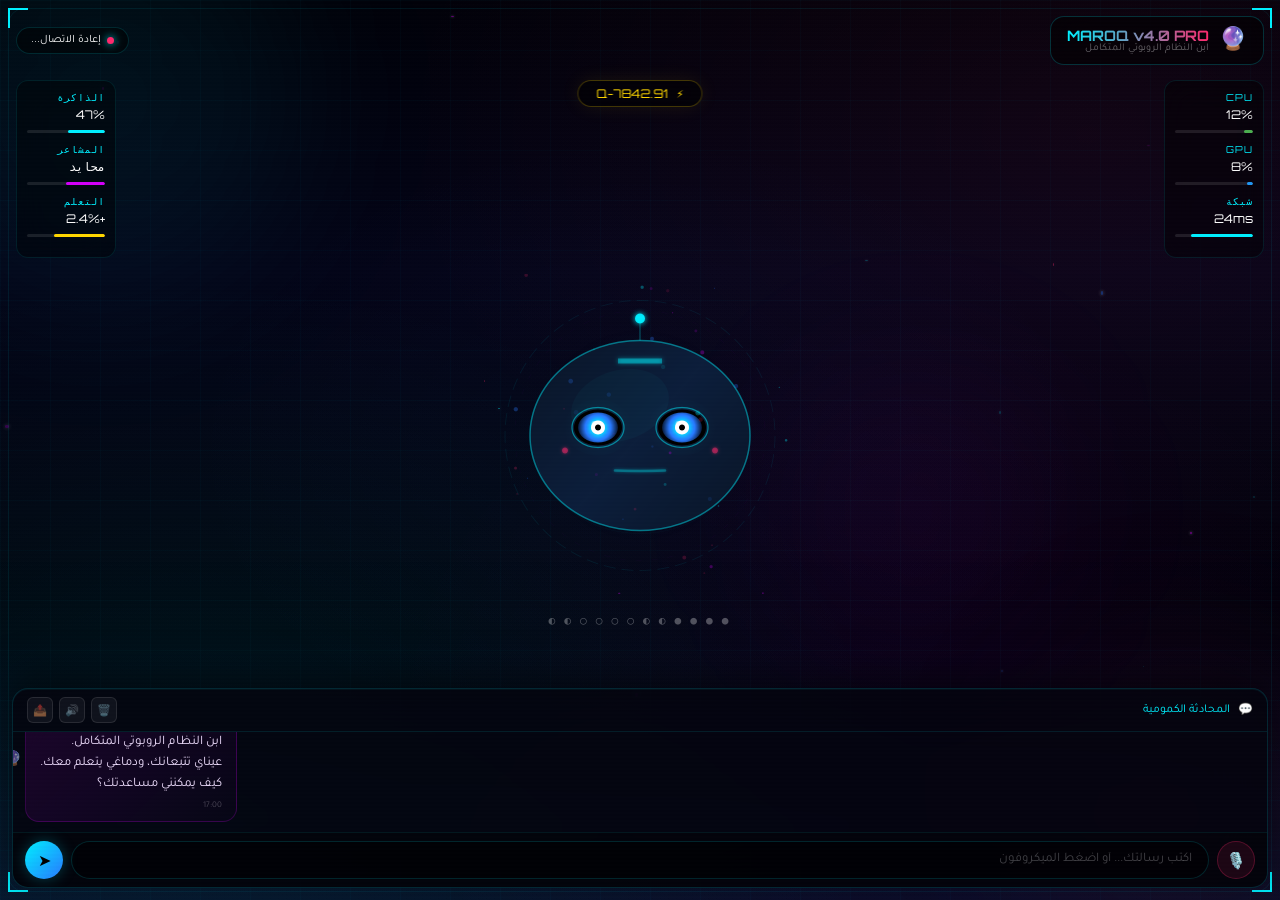
<file: index_3d_pro.html>
<!DOCTYPE html>
<html lang="ar" dir="rtl">
<head>
<meta charset="UTF-8">
<meta name="viewport" content="width=device-width, initial-scale=1.0, maximum-scale=1.0, user-scalable=no">
<meta name="theme-color" content="#02020a">
<meta name="apple-mobile-web-app-capable" content="yes">
<meta name="apple-mobile-web-app-status-bar-style" content="black-translucent">
<title>مروق الكمومي v4.0 PRO — ابن النظام الروبوتي</title>
<style>
@import url('https://fonts.googleapis.com/css2?family=Tajawal:wght@300;400;500;700;900&family=Orbitron:wght@400;700;900&display=swap');

:root {
  --neon-cyan: #00f0ff;
  --neon-pink: #ff2a6d;
  --neon-purple: #d300f9;
  --neon-blue: #2979ff;
  --neon-gold: #ffd700;
  --dark-void: #02020a;
  --dark-surface: #0a0a1a;
  --glass: rgba(255,255,255,0.03);
}

* { margin:0; padding:0; box-sizing:border-box; }
body {
  font-family: 'Tajawal', sans-serif;
  background: var(--dark-void);
  color: #fff;
  overflow: hidden;
  height: 100vh;
  width: 100vw;
  position: relative;
}

/* ===== DEEP SPACE BACKGROUND ===== */
.space-bg {
  position: fixed; inset: 0; z-index: 0;
  background:
    radial-gradient(ellipse at 15% 85%, rgba(0,240,255,0.08) 0%, transparent 45%),
    radial-gradient(ellipse at 85% 15%, rgba(255,42,109,0.06) 0%, transparent 45%),
    radial-gradient(ellipse at 50% 50%, rgba(41,121,255,0.04) 0%, transparent 50%),
    radial-gradient(ellipse at 70% 80%, rgba(211,0,249,0.05) 0%, transparent 40%),
    linear-gradient(180deg, #02020a 0%, #050518 30%, #02020a 70%, #080820 100%);
}

/* Animated nebula clouds */
.nebula {
  position: fixed; border-radius: 50%; filter: blur(80px); z-index: 1; pointer-events: none;
}
.nebula-1 { width: 400px; height: 400px; background: rgba(0,240,255,0.06); top: -100px; left: -100px; animation: nebFloat 20s ease-in-out infinite; }
.nebula-2 { width: 350px; height: 350px; background: rgba(255,42,109,0.05); bottom: -80px; right: -80px; animation: nebFloat 25s ease-in-out infinite reverse; }
.nebula-3 { width: 300px; height: 300px; background: rgba(211,0,249,0.04); top: 40%; left: 60%; animation: nebFloat 18s ease-in-out infinite; }
@keyframes nebFloat {
  0%,100% { transform: translate(0,0) scale(1); }
  33% { transform: translate(30px,-20px) scale(1.1); }
  66% { transform: translate(-20px,30px) scale(0.95); }
}

/* ===== HOLOGRAPHIC GRID ===== */
.holo-grid {
  position: fixed; inset: 0; z-index: 2; pointer-events: none;
  background-image:
    linear-gradient(rgba(0,240,255,0.025) 1px, transparent 1px),
    linear-gradient(90deg, rgba(0,240,255,0.025) 1px, transparent 1px);
  background-size: 50px 50px;
  perspective: 800px;
  transform-style: preserve-3d;
}
.holo-grid::after {
  content: ''; position: absolute; inset: 0;
  background: linear-gradient(180deg, transparent 60%, rgba(0,240,255,0.03) 100%);
}

/* ===== PARTICLE SYSTEM ===== */
.particle-field { position: fixed; inset: 0; z-index: 3; pointer-events: none; }

/* ===== HUD OVERLAY ===== */
.hud-overlay {
  position: fixed; inset: 0; z-index: 5; pointer-events: none;
  border: 1px solid rgba(0,240,255,0.08);
  margin: 8px;
  border-radius: 16px;
}
.hud-corner {
  position: absolute; width: 20px; height: 20px;
  border-color: var(--neon-cyan); border-style: solid;
}
.hud-corner.tl { top: -1px; left: -1px; border-width: 2px 0 0 2px; }
.hud-corner.tr { top: -1px; right: -1px; border-width: 2px 2px 0 0; }
.hud-corner.bl { bottom: -1px; left: -1px; border-width: 0 0 2px 2px; }
.hud-corner.br { bottom: -1px; right: -1px; border-width: 0 2px 2px 0; }

/* ===== TOP BAR ===== */
.top-bar {
  position: fixed; top: 16px; left: 16px; right: 16px; z-index: 20;
  display: flex; justify-content: space-between; align-items: center;
  pointer-events: auto;
}
.brand {
  display: flex; align-items: center; gap: 10px;
  background: rgba(0,0,0,0.5); backdrop-filter: blur(20px);
  border: 1px solid rgba(0,240,255,0.2); border-radius: 14px;
  padding: 8px 16px;
}
.brand-icon { font-size: 1.4rem; animation: iconPulse 3s ease-in-out infinite; }
@keyframes iconPulse { 0%,100%{transform:scale(1)} 50%{transform:scale(1.15)} }
.brand-text {
  font-family: 'Orbitron', sans-serif; font-size: 0.9rem; font-weight: 700;
  background: linear-gradient(90deg, var(--neon-cyan), var(--neon-pink), var(--neon-purple));
  background-size: 200% auto;
  -webkit-background-clip: text; -webkit-text-fill-color: transparent;
  animation: gradientShift 4s linear infinite;
}
@keyframes gradientShift { 0%{background-position:0%} 100%{background-position:200%} }
.brand-sub { font-size: 0.65rem; color: rgba(255,255,255,0.4); margin-top: -2px; }

.status-pill {
  display: flex; align-items: center; gap: 6px;
  background: rgba(0,0,0,0.5); backdrop-filter: blur(20px);
  border: 1px solid rgba(0,240,255,0.15); border-radius: 20px;
  padding: 6px 14px; font-size: 0.7rem;
}
.status-dot {
  width: 7px; height: 7px; border-radius: 50%; background: var(--neon-cyan);
  box-shadow: 0 0 8px var(--neon-cyan); animation: statusPulse 2s infinite;
}
@keyframes statusPulse { 0%,100%{opacity:1} 50%{opacity:0.2} }

/* ===== SIDE PANELS (HUD) ===== */
.side-panel {
  position: fixed; z-index: 15;
  background: rgba(0,0,0,0.4); backdrop-filter: blur(15px);
  border: 1px solid rgba(0,240,255,0.1); border-radius: 12px;
  padding: 10px; font-size: 0.65rem; color: rgba(255,255,255,0.5);
  font-family: 'Orbitron', monospace;
}
.side-panel.left { top: 80px; left: 16px; width: 100px; }
.side-panel.right { top: 80px; right: 16px; width: 100px; }
.hud-label { color: var(--neon-cyan); font-size: 0.6rem; margin-bottom: 4px; text-transform: uppercase; letter-spacing: 1px; }
.hud-value { color: #fff; font-size: 0.75rem; margin-bottom: 8px; }
.hud-bar { height: 3px; background: rgba(255,255,255,0.1); border-radius: 2px; overflow: hidden; margin-bottom: 10px; }
.hud-bar-fill { height: 100%; border-radius: 2px; transition: width 1s ease; }

/* ===== Q-POINTS COUNTER ===== */
.q-counter {
  position: fixed; top: 80px; left: 50%; transform: translateX(-50%); z-index: 15;
  background: rgba(0,0,0,0.5); backdrop-filter: blur(15px);
  border: 1px solid rgba(255,215,0,0.25); border-radius: 20px;
  padding: 5px 18px; display: flex; align-items: center; gap: 8px;
  font-family: 'Orbitron', monospace; font-size: 0.75rem; color: var(--neon-gold);
  box-shadow: 0 0 20px rgba(255,215,0,0.08);
}
.q-icon { animation: qSpin 4s linear infinite; }
@keyframes qSpin { 0%{transform:rotate(0deg)} 100%{transform:rotate(360deg)} }

/* ===== MAIN 3D CANVAS AREA ===== */
.canvas-container {
  position: fixed; top: 50%; left: 50%; transform: translate(-50%, -55%);
  width: 320px; height: 320px; z-index: 10;
}
#robotCanvas { width: 100%; height: 100%; }

/* ===== EMOTION DISPLAY ===== */
.emotion-display {
  position: fixed; top: 50%; left: 50%; transform: translate(-50%, -50%);
  margin-top: 170px; z-index: 12;
  text-align: center; pointer-events: none;
}
.emotion-wave {
  font-size: 0.7rem; color: rgba(255,255,255,0.3);
  font-family: 'Orbitron', monospace; letter-spacing: 3px;
}

/* ===== CHAT TERMINAL (Bottom) ===== */
.chat-terminal {
  position: fixed; bottom: 12px; left: 12px; right: 12px; z-index: 20;
  background: rgba(5,5,15,0.85); backdrop-filter: blur(30px);
  border: 1px solid rgba(0,240,255,0.15); border-radius: 16px;
  box-shadow: 0 -10px 40px rgba(0,0,0,0.5), inset 0 1px 0 rgba(0,240,255,0.05);
  display: flex; flex-direction: column;
  height: 200px; overflow: hidden;
}
.chat-header {
  display: flex; align-items: center; justify-content: space-between;
  padding: 8px 14px; border-bottom: 1px solid rgba(0,240,255,0.1);
}
.chat-title { display: flex; align-items: center; gap: 8px; font-size: 0.75rem; color: var(--neon-cyan); }
.chat-controls { display: flex; gap: 6px; }
.ctrl-btn {
  width: 26px; height: 26px; border-radius: 6px;
  background: rgba(255,255,255,0.05); border: 1px solid rgba(255,255,255,0.1);
  color: rgba(255,255,255,0.5); font-size: 0.7rem; cursor: pointer;
  display: flex; align-items: center; justify-content: center;
  transition: all 0.3s;
}
.ctrl-btn:hover { border-color: var(--neon-cyan); color: var(--neon-cyan); }

.chat-messages {
  flex: 1; overflow-y: auto; padding: 10px 12px;
  display: flex; flex-direction: column; gap: 8px;
  scroll-behavior: smooth;
}
.chat-messages::-webkit-scrollbar { width: 3px; }
.chat-messages::-webkit-scrollbar-thumb { background: var(--neon-cyan); border-radius: 3px; }

.msg {
  max-width: 88%; padding: 8px 14px; border-radius: 14px;
  font-size: 0.82rem; line-height: 1.6; word-wrap: break-word;
  animation: msgSlide 0.35s cubic-bezier(0.34, 1.56, 0.64, 1);
  position: relative;
}
@keyframes msgSlide {
  from { opacity: 0; transform: translateY(15px) scale(0.95); }
  to { opacity: 1; transform: translateY(0) scale(1); }
}
.msg-user {
  align-self: flex-start;
  background: linear-gradient(135deg, rgba(0,240,255,0.1), rgba(0,240,255,0.02));
  border: 1px solid rgba(0,240,255,0.2);
  color: #e0ffff;
}
.msg-user::before {
  content: '👤'; position: absolute; right: -22px; top: 50%; transform: translateY(-50%);
  font-size: 0.9rem; opacity: 0.6;
}
.msg-bot {
  align-self: flex-end;
  background: linear-gradient(135deg, rgba(211,0,249,0.12), rgba(211,0,249,0.02));
  border: 1px solid rgba(211,0,249,0.2);
  color: #f0e0ff;
}
.msg-bot::before {
  content: '🔮'; position: absolute; left: -22px; top: 50%; transform: translateY(-50%);
  font-size: 0.9rem; opacity: 0.6;
}
.msg-time {
  font-size: 0.55rem; color: rgba(255,255,255,0.25);
  margin-top: 4px; display: block;
}

.typing-indicator {
  align-self: flex-end; display: flex; gap: 4px; padding: 10px 14px;
  background: rgba(211,0,249,0.08); border: 1px solid rgba(211,0,249,0.15);
  border-radius: 14px;
}
.typing-indicator span {
  width: 5px; height: 5px; border-radius: 50%; background: var(--neon-purple);
  animation: typingBounce 1.2s infinite;
}
.typing-indicator span:nth-child(2) { animation-delay: 0.15s; }
.typing-indicator span:nth-child(3) { animation-delay: 0.3s; }
@keyframes typingBounce {
  0%,60%,100% { transform: translateY(0); }
  30% { transform: translateY(-10px); }
}

.chat-input-area {
  display: flex; gap: 8px; padding: 8px 12px;
  border-top: 1px solid rgba(0,240,255,0.08);
  background: rgba(0,0,0,0.3);
}
.chat-input {
  flex: 1; background: rgba(0,0,0,0.4);
  border: 1px solid rgba(0,240,255,0.15); border-radius: 22px;
  padding: 8px 16px; color: #fff; font-size: 0.82rem;
  outline: none; transition: all 0.3s; font-family: 'Tajawal', sans-serif;
}
.chat-input:focus {
  border-color: var(--neon-cyan);
  box-shadow: 0 0 15px rgba(0,240,255,0.1), inset 0 0 10px rgba(0,240,255,0.03);
}
.chat-input::placeholder { color: rgba(255,255,255,0.25); }

.mic-btn, .send-btn {
  width: 38px; height: 38px; border-radius: 50%; border: none;
  cursor: pointer; display: flex; align-items: center; justify-content: center;
  font-size: 1rem; transition: all 0.3s;
}
.mic-btn {
  background: rgba(255,42,109,0.1); border: 1px solid rgba(255,42,109,0.25);
  color: var(--neon-pink);
}
.mic-btn:hover { background: rgba(255,42,109,0.2); transform: scale(1.08); }
.mic-btn.recording { animation: recPulse 1s infinite; background: rgba(255,42,109,0.3); }
@keyframes recPulse { 0%,100%{box-shadow:0 0 0 0 rgba(255,42,109,0.4)} 50%{box-shadow:0 0 0 10px rgba(255,42,109,0)} }

.send-btn {
  background: linear-gradient(135deg, var(--neon-cyan), var(--neon-blue));
  box-shadow: 0 0 15px rgba(0,240,255,0.25);
}
.send-btn:hover { transform: scale(1.1); box-shadow: 0 0 25px rgba(0,240,255,0.4); }

/* ===== VOICE WAVE VISUALIZER ===== */
.voice-wave {
  position: fixed; bottom: 220px; left: 50%; transform: translateX(-50%);
  z-index: 18; display: none; align-items: center; gap: 3px;
}
.voice-wave.active { display: flex; }
.voice-wave-bar {
  width: 3px; background: linear-gradient(to top, var(--neon-pink), var(--neon-purple));
  border-radius: 2px; animation: waveBar 0.5s ease-in-out infinite alternate;
}
@keyframes waveBar { from { height: 8px; } to { height: 35px; } }

/* ===== RESPONSIVE ===== */
@media (max-width: 480px) {
  .canvas-container { width: 260px; height: 260px; }
  .side-panel { display: none; }
  .chat-terminal { height: 180px; }
  .brand-text { font-size: 0.75rem; }
}

/* ===== SCANLINE EFFECT ===== */
.scanline {
  position: fixed; inset: 0; z-index: 100; pointer-events: none;
  background: linear-gradient(to bottom, transparent 50%, rgba(0,0,0,0.03) 50%);
  background-size: 100% 4px;
  opacity: 0.3;
}
</style>
</head>
<body>

<div class="space-bg"></div>
<div class="nebula nebula-1"></div>
<div class="nebula nebula-2"></div>
<div class="nebula nebula-3"></div>
<div class="holo-grid"></div>
<div class="particle-field" id="particleField"></div>
<div class="scanline"></div>

<div class="hud-overlay">
  <div class="hud-corner tl"></div><div class="hud-corner tr"></div>
  <div class="hud-corner bl"></div><div class="hud-corner br"></div>
</div>

<!-- TOP BAR -->
<div class="top-bar">
  <div class="brand">
    <span class="brand-icon">🔮</span>
    <div>
      <div class="brand-text">MAROQ v4.0 PRO</div>
      <div class="brand-sub">ابن النظام الروبوتي المتكامل</div>
    </div>
  </div>
  <div class="status-pill">
    <div class="status-dot"></div>
    <span id="connectionStatus">متصل بالنظام الكمومي</span>
  </div>
</div>

<!-- SIDE PANELS -->
<div class="side-panel left">
  <div class="hud-label">الذاكرة</div>
  <div class="hud-value" id="memUsage">47%</div>
  <div class="hud-bar"><div class="hud-bar-fill" style="width:47%; background:var(--neon-cyan);"></div></div>
  <div class="hud-label">المشاعر</div>
  <div class="hud-value" id="emotionVal">محايد</div>
  <div class="hud-bar"><div class="hud-bar-fill" id="emotionBar" style="width:50%; background:var(--neon-purple);"></div></div>
  <div class="hud-label">التعلم</div>
  <div class="hud-value" id="learnRate">+2.4%</div>
  <div class="hud-bar"><div class="hud-bar-fill" style="width:65%; background:var(--neon-gold);"></div></div>
</div>

<div class="side-panel right">
  <div class="hud-label">CPU</div>
  <div class="hud-value" id="cpuVal">12%</div>
  <div class="hud-bar"><div class="hud-bar-fill" style="width:12%; background:#4caf50;"></div></div>
  <div class="hud-label">GPU</div>
  <div class="hud-value" id="gpuVal">8%</div>
  <div class="hud-bar"><div class="hud-bar-fill" style="width:8%; background:#2196f3;"></div></div>
  <div class="hud-label">شبكة</div>
  <div class="hud-value" id="netVal">24ms</div>
  <div class="hud-bar"><div class="hud-bar-fill" style="width:80%; background:var(--neon-cyan);"></div></div>
</div>

<!-- Q-POINTS -->
<div class="q-counter">
  <span class="q-icon">⚡</span>
  <span id="qValue">Q-7842.91</span>
</div>

<!-- 3D ROBOT CANVAS -->
<div class="canvas-container">
  <canvas id="robotCanvas"></canvas>
</div>

<!-- EMOTION WAVE -->
<div class="emotion-display">
  <div class="emotion-wave" id="emotionWave">● ● ● ● ● ● ● ● ● ●</div>
</div>

<!-- VOICE WAVE -->
<div class="voice-wave" id="voiceWave">
  <div class="voice-wave-bar" style="animation-delay:0s"></div>
  <div class="voice-wave-bar" style="animation-delay:0.1s"></div>
  <div class="voice-wave-bar" style="animation-delay:0.2s"></div>
  <div class="voice-wave-bar" style="animation-delay:0.05s"></div>
  <div class="voice-wave-bar" style="animation-delay:0.15s"></div>
  <div class="voice-wave-bar" style="animation-delay:0.25s"></div>
  <div class="voice-wave-bar" style="animation-delay:0.1s"></div>
  <div class="voice-wave-bar" style="animation-delay:0.2s"></div>
</div>

<!-- CHAT TERMINAL -->
<div class="chat-terminal">
  <div class="chat-header">
    <div class="chat-title">
      <span>💬</span>
      <span>المحادثة الكمومية</span>
    </div>
    <div class="chat-controls">
      <button class="ctrl-btn" onclick="clearChat()" title="مسح">🗑️</button>
      <button class="ctrl-btn" onclick="speakLast()" title="قراءة">🔊</button>
      <button class="ctrl-btn" onclick="exportChat()" title="تصدير">📤</button>
    </div>
  </div>
  <div class="chat-messages" id="chatMessages"></div>
  <div class="chat-input-area">
    <button class="mic-btn" id="micBtn" onclick="toggleMic()">🎙️</button>
    <input type="text" class="chat-input" id="chatInput"
           placeholder="اكتب رسالتك... أو اضغط الميكروفون"
           onkeypress="if(event.key==='Enter') sendMessage()">
    <button class="send-btn" onclick="sendMessage()">➤</button>
  </div>
</div>

<script>
// ============================================================
// 3D ROBOT FACE — Canvas-based Pseudo-3D with Real-time Rendering
// ============================================================
const canvas = document.getElementById('robotCanvas');
const ctx = canvas.getContext('2d');
let W, H, cx, cy;

function resize() {
  const rect = canvas.parentElement.getBoundingClientRect();
  canvas.width = rect.width * 2;
  canvas.height = rect.height * 2;
  canvas.style.width = rect.width + 'px';
  canvas.style.height = rect.height + 'px';
  ctx.scale(2, 2);
  W = rect.width; H = rect.height;
  cx = W/2; cy = H/2;
}
resize();
window.addEventListener('resize', resize);

// Robot state
let robot = {
  headTilt: 0, headTurn: 0,
  eyeLX: 0, eyeLY: 0, eyeRX: 0, eyeRY: 0,
  blinkState: 0, blinkTimer: 0,
  mouthOpen: 0, talking: false,
  glowIntensity: 0.5, glowPhase: 0,
  ringRotation: 0,
  particles: [],
  emotion: 'neutral',
  breathPhase: 0
};

// Initialize particles
for(let i=0; i<40; i++) {
  robot.particles.push({
    x: Math.random()*W, y: Math.random()*H,
    vx: (Math.random()-0.5)*0.3, vy: (Math.random()-0.5)*0.3,
    size: Math.random()*2+0.5,
    alpha: Math.random()*0.5+0.2,
    color: ['#00f0ff','#ff2a6d','#d300f9','#2979ff'][Math.floor(Math.random()*4)]
  });
}

// Mouse tracking
let mouseX = cx, mouseY = cy;
document.addEventListener('mousemove', (e) => {
  const rect = canvas.getBoundingClientRect();
  mouseX = (e.clientX - rect.left) * (W/rect.width);
  mouseY = (e.clientY - rect.top) * (H/rect.height);
});

// Touch tracking
document.addEventListener('touchmove', (e) => {
  const rect = canvas.getBoundingClientRect();
  mouseX = (e.touches[0].clientX - rect.left) * (W/rect.width);
  mouseY = (e.touches[0].clientY - rect.top) * (H/rect.height);
});

function drawRobot() {
  ctx.clearRect(0, 0, W, H);

  // Update animation values
  robot.breathPhase += 0.02;
  robot.glowPhase += 0.03;
  robot.ringRotation += 0.008;
  robot.glowIntensity = 0.4 + Math.sin(robot.glowPhase)*0.15;

  // Head float (breathing)
  const floatY = Math.sin(robot.breathPhase) * 4;

  // Eye tracking
  const lookX = (mouseX - cx) / cx;
  const lookY = (mouseY - cy) / cy;
  robot.eyeLX += (lookX*6 - robot.eyeLX) * 0.1;
  robot.eyeLY += (lookY*4 - robot.eyeLY) * 0.1;
  robot.eyeRX += (lookX*6 - robot.eyeRX) * 0.1;
  robot.eyeRY += (lookY*4 - robot.eyeRY) * 0.1;

  // Blink
  robot.blinkTimer++;
  if(robot.blinkTimer > 180 + Math.random()*120) {
    robot.blinkState = 1; robot.blinkTimer = 0;
  }
  if(robot.blinkState > 0) {
    robot.blinkState += 0.15;
    if(robot.blinkState > Math.PI) robot.blinkState = 0;
  }
  const blinkScale = robot.blinkState > 0 ? Math.abs(Math.cos(robot.blinkState)) : 1;

  // Mouth
  if(robot.talking) {
    robot.mouthOpen = 0.3 + Math.sin(Date.now()*0.015)*0.2;
  } else {
    robot.mouthOpen += (0.05 - robot.mouthOpen) * 0.1;
  }

  // Draw glow rings
  ctx.save();
  ctx.translate(cx, cy + floatY);

  // Outer rotating ring
  ctx.save();
  ctx.rotate(robot.ringRotation);
  ctx.strokeStyle = `rgba(0,240,255,${0.15*robot.glowIntensity})`;
  ctx.lineWidth = 1;
  ctx.setLineDash([12, 6]);
  ctx.beginPath();
  ctx.arc(0, 0, 135, 0, Math.PI*2);
  ctx.stroke();
  ctx.restore();

  // Inner counter-rotating ring
  ctx.save();
  ctx.rotate(-robot.ringRotation*0.7);
  ctx.strokeStyle = `rgba(211,0,249,${0.1*robot.glowIntensity})`;
  ctx.lineWidth = 0.5;
  ctx.setLineDash([6, 10]);
  ctx.beginPath();
  ctx.arc(0, 0, 125, 0, Math.PI*2);
  ctx.stroke();
  ctx.restore();

  // Head shape (3D-ish ellipse)
  const headW = 110, headH = 95;

  // Head glow
  const headGrad = ctx.createRadialGradient(0, -10, 10, 0, 0, headW);
  headGrad.addColorStop(0, `rgba(0,240,255,${0.08*robot.glowIntensity})`);
  headGrad.addColorStop(1, 'rgba(0,240,255,0)');
  ctx.fillStyle = headGrad;
  ctx.beginPath();
  ctx.ellipse(0, 0, headW+20, headH+20, 0, 0, Math.PI*2);
  ctx.fill();

  // Head body
  const bodyGrad = ctx.createLinearGradient(-headW, -headH, headW, headH);
  bodyGrad.addColorStop(0, '#0a1628');
  bodyGrad.addColorStop(0.5, '#0d1f3c');
  bodyGrad.addColorStop(1, '#0a1628');
  ctx.fillStyle = bodyGrad;
  ctx.strokeStyle = `rgba(0,240,255,${0.4 + Math.sin(robot.glowPhase)*0.1})`;
  ctx.lineWidth = 1.5;
  ctx.beginPath();
  ctx.ellipse(0, 0, headW, headH, 0, 0, Math.PI*2);
  ctx.fill();
  ctx.stroke();

  // Head highlight (3D effect)
  ctx.fillStyle = 'rgba(0,240,255,0.03)';
  ctx.beginPath();
  ctx.ellipse(-20, -30, 50, 35, -0.3, 0, Math.PI*2);
  ctx.fill();

  // Antenna
  ctx.strokeStyle = `rgba(0,240,255,${0.5*robot.glowIntensity})`;
  ctx.lineWidth = 1.5;
  ctx.beginPath();
  ctx.moveTo(0, -headH);
  ctx.lineTo(0, -headH-18);
  ctx.stroke();

  // Antenna ball
  const ballPulse = 0.7 + Math.sin(robot.glowPhase*2)*0.3;
  ctx.fillStyle = `rgba(0,240,255,${ballPulse})`;
  ctx.shadowColor = '#00f0ff';
  ctx.shadowBlur = 12;
  ctx.beginPath();
  ctx.arc(0, -headH-22, 5, 0, Math.PI*2);
  ctx.fill();
  ctx.shadowBlur = 0;

  // Forehead LED bar
  ctx.fillStyle = `rgba(0,240,255,${0.25 + Math.sin(robot.glowPhase*3)*0.15})`;
  ctx.shadowColor = '#00f0ff';
  ctx.shadowBlur = 8;
  ctx.fillRect(-22, -headH+18, 44, 5);
  ctx.shadowBlur = 0;

  // Eyes
  const eyeY = -8;
  const eyeLX = -42, eyeRX = 42;
  const eyeWR = 26, eyeHR = 20;

  // Eye sockets (glow)
  [eyeLX, eyeRX].forEach((ex, i) => {
    const eg = ctx.createRadialGradient(ex, eyeY, 5, ex, eyeY, eyeWR+8);
    eg.addColorStop(0, `rgba(0,240,255,${0.1*robot.glowIntensity})`);
    eg.addColorStop(1, 'rgba(0,240,255,0)');
    ctx.fillStyle = eg;
    ctx.beginPath();
    ctx.ellipse(ex, eyeY, eyeWR+8, eyeHR+8, 0, 0, Math.PI*2);
    ctx.fill();
  });

  // Left Eye
  drawEye(eyeLX, eyeY, eyeWR, eyeHR, robot.eyeLX, robot.eyeLY, blinkScale);
  // Right Eye
  drawEye(eyeRX, eyeY, eyeWR, eyeHR, robot.eyeRX, robot.eyeRY, blinkScale);

  // Mouth
  const mouthY = 35;
  ctx.strokeStyle = `rgba(0,240,255,${0.6*robot.glowIntensity})`;
  ctx.lineWidth = 2.5;
  ctx.lineCap = 'round';
  ctx.shadowColor = '#00f0ff';
  ctx.shadowBlur = 6;
  ctx.beginPath();
  ctx.moveTo(-25, mouthY);
  ctx.quadraticCurveTo(0, mouthY + robot.mouthOpen*25, 25, mouthY);
  ctx.stroke();
  ctx.shadowBlur = 0;

  // Cheeks
  const cheekPulse = 0.3 + Math.sin(robot.glowPhase*1.5)*0.2;
  ctx.fillStyle = `rgba(255,42,109,${cheekPulse})`;
  ctx.shadowColor = '#ff2a6d';
  ctx.shadowBlur = 6;
  ctx.beginPath(); ctx.arc(-75, 15, 3, 0, Math.PI*2); ctx.fill();
  ctx.beginPath(); ctx.arc(75, 15, 3, 0, Math.PI*2); ctx.fill();
  ctx.shadowBlur = 0;

  // Jaw line (3D depth)
  ctx.strokeStyle = `rgba(0,240,255,${0.08*robot.glowIntensity})`;
  ctx.lineWidth = 0.5;
  ctx.beginPath();
  ctx.ellipse(0, 8, headW-5, headH-5, 0, 0.2, Math.PI-0.2);
  ctx.stroke();

  ctx.restore();

  // Floating particles around robot
  robot.particles.forEach(p => {
    p.x += p.vx; p.y += p.vy;
    if(p.x < 0) p.x = W; if(p.x > W) p.x = 0;
    if(p.y < 0) p.y = H; if(p.y > H) p.y = 0;

    const distToCenter = Math.hypot(p.x-cx, p.y-(cy+floatY));
    if(distToCenter < 140) {
      const angle = Math.atan2(p.y-(cy+floatY), p.x-cx);
      p.vx += Math.cos(angle)*0.02;
      p.vy += Math.sin(angle)*0.02;
    }

    ctx.fillStyle = p.color;
    ctx.globalAlpha = p.alpha * robot.glowIntensity;
    ctx.beginPath();
    ctx.arc(p.x, p.y, p.size, 0, Math.PI*2);
    ctx.fill();
  });
  ctx.globalAlpha = 1;

  requestAnimationFrame(drawRobot);
}

function drawEye(x, y, w, h, pupilX, pupilY, blink) {
  ctx.save();
  ctx.translate(x, y);
  ctx.scale(1, blink);

  // Eye outline
  ctx.strokeStyle = 'rgba(0,240,255,0.5)';
  ctx.lineWidth = 1.2;
  ctx.beginPath();
  ctx.ellipse(0, 0, w, h, 0, 0, Math.PI*2);
  ctx.stroke();

  // Eye fill (dark)
  ctx.fillStyle = '#000';
  ctx.beginPath();
  ctx.ellipse(0, 0, w-2, h-2, 0, 0, Math.PI*2);
  ctx.fill();

  // Iris gradient
  const irisGrad = ctx.createRadialGradient(pupilX, pupilY, 2, pupilX, pupilY, w-6);
  irisGrad.addColorStop(0, '#00f0ff');
  irisGrad.addColorStop(0.6, '#2979ff');
  irisGrad.addColorStop(1, 'rgba(41,121,255,0.2)');
  ctx.fillStyle = irisGrad;
  ctx.beginPath();
  ctx.ellipse(pupilX, pupilY, w-6, h-5, 0, 0, Math.PI*2);
  ctx.fill();

  // Pupil
  ctx.fillStyle = '#fff';
  ctx.shadowColor = '#00f0ff';
  ctx.shadowBlur = 8;
  ctx.beginPath();
  ctx.arc(pupilX, pupilY, 7, 0, Math.PI*2);
  ctx.fill();
  ctx.shadowBlur = 0;

  // Pupil center
  ctx.fillStyle = '#000';
  ctx.beginPath();
  ctx.arc(pupilX, pupilY, 3, 0, Math.PI*2);
  ctx.fill();

  // Eye shine
  ctx.fillStyle = 'rgba(255,255,255,0.4)';
  ctx.beginPath();
  ctx.arc(pupilX-4, pupilY-4, 2.5, 0, Math.PI*2);
  ctx.fill();

  ctx.restore();
}

drawRobot();

// ============================================================
// PARTICLE FIELD (Background)
// ============================================================
const pField = document.getElementById('particleField');
for(let i=0; i<25; i++) {
  const p = document.createElement('div');
  p.style.cssText = `
    position:absolute; border-radius:50%; pointer-events:none;
    width:${Math.random()*3+1}px; height:${Math.random()*3+1}px;
    left:${Math.random()*100}%; top:${Math.random()*100}%;
    background:${['#00f0ff','#ff2a6d','#d300f9','#2979ff'][Math.floor(Math.random()*4)]};
    box-shadow:0 0 ${Math.random()*6+2}px currentColor;
    opacity:${Math.random()*0.4+0.1};
    animation: pFloat ${Math.random()*12+8}s linear infinite;
    animation-delay:${Math.random()*5}s;
  `;
  pField.appendChild(p);
}

// ============================================================
// CHAT SYSTEM
// ============================================================
const API_URL = (window.location.origin || 'http://100.100.223.255:5002') + '/api/chat';
const WS_URL = (window.location.origin || 'http://100.100.223.255:5002').replace('http','ws') + '/ws';
let isTyping = false;
let lastBotMsg = '';

function getTime() {
  const now = new Date();
  return now.getHours().toString().padStart(2,'0') + ':' + now.getMinutes().toString().padStart(2,'0');
}

function addMessage(text, isUser) {
  const container = document.getElementById('chatMessages');
  const msg = document.createElement('div');
  msg.className = 'msg ' + (isUser ? 'msg-user' : 'msg-bot');
  msg.innerHTML = text.replace(/\n/g,'<br>') + '<span class="msg-time">' + getTime() + '</span>';
  container.appendChild(msg);
  container.scrollTop = container.scrollHeight;
  if(!isUser) lastBotMsg = text;
}

function showTyping() {
  const container = document.getElementById('chatMessages');
  const t = document.createElement('div');
  t.className = 'typing-indicator'; t.id = 'typingInd';
  t.innerHTML = '<span></span><span></span><span></span>';
  container.appendChild(t);
  container.scrollTop = container.scrollHeight;
  robot.talking = true;
}

function hideTyping() {
  const el = document.getElementById('typingInd');
  if(el) el.remove();
  robot.talking = false;
}

async function sendMessage() {
  const input = document.getElementById('chatInput');
  const text = input.value.trim();
  if(!text || isTyping) return;

  addMessage(text, true);
  input.value = '';
  isTyping = true;
  showTyping();

  try {
    const res = await fetch(API_URL, {
      method: 'POST',
      headers: {'Content-Type':'application/json'},
      body: JSON.stringify({message: text, session_id: 'user_001'})
    });
    const data = await res.json();
    hideTyping();

    if(data.reply) {
      addMessage(data.reply, false);
      speakText(data.reply);
    }
    if(data.q_points) updateQPoints(data.q_points);
    if(data.emotion) updateEmotion(data.emotion);
    if(data.hud) updateHUD(data.hud);
  } catch(err) {
    hideTyping();
    addMessage('⚠️ انقطع الاتصال بالنظام الكمومي... جاري إعادة المحاولة', false);
  }
  isTyping = false;
}

function updateQPoints(val) {
  document.getElementById('qValue').textContent = 'Q-' + val;
}

function updateEmotion(emo) {
  robot.emotion = emo;
  const names = {happy:'سعيد', sad:'حزين', excited:'متحمس', curious:'فضولي', neutral:'محايد', loving:'محب'};
  document.getElementById('emotionVal').textContent = names[emo] || emo;
  const bars = {happy:80, sad:20, excited:95, curious:70, neutral:50, loving:85};
  document.getElementById('emotionBar').style.width = (bars[emo]||50) + '%';
}

function updateHUD(hud) {
  if(hud.memory) { document.getElementById('memUsage').textContent = hud.memory + '%'; }
  if(hud.cpu) { document.getElementById('cpuVal').textContent = hud.cpu + '%'; }
  if(hud.gpu) { document.getElementById('gpuVal').textContent = hud.gpu + '%'; }
  if(hud.network) { document.getElementById('netVal').textContent = hud.network + 'ms'; }
  if(hud.learning) { document.getElementById('learnRate').textContent = (hud.learning>0?'+':'') + hud.learning + '%'; }
}

function clearChat() {
  document.getElementById('chatMessages').innerHTML = '';
}

function speakLast() {
  if(lastBotMsg) speakText(lastBotMsg);
}

function exportChat() {
  const msgs = document.querySelectorAll('.msg');
  let text = '=== مروق الكمومي v4.0 — سجل المحادثة ===\n\n';
  msgs.forEach(m => text += m.textContent + '\n\n');
  const blob = new Blob([text], {type:'text/plain'});
  const a = document.createElement('a');
  a.href = URL.createObjectURL(blob);
  a.download = 'maroq_chat_' + Date.now() + '.txt';
  a.click();
}

// ============================================================
// VOICE — Text to Speech + Speech Recognition
// ============================================================
let recognition = null;
if('webkitSpeechRecognition' in window || 'SpeechRecognition' in window) {
  const SR = window.SpeechRecognition || window.webkitSpeechRecognition;
  recognition = new SR();
  recognition.lang = 'ar-SA';
  recognition.continuous = false;
  recognition.interimResults = false;
  recognition.onresult = (e) => {
    document.getElementById('chatInput').value = e.results[0][0].transcript;
    sendMessage();
    stopRecording();
  };
  recognition.onerror = () => stopRecording();
  recognition.onend = () => stopRecording();
}

function toggleMic() {
  const btn = document.getElementById('micBtn');
  const wave = document.getElementById('voiceWave');
  if(!recognition) {
    alert('المتصفح لا يدعم التعرف على الصوت');
    return;
  }
  if(btn.classList.contains('recording')) {
    recognition.stop();
    stopRecording();
  } else {
    btn.classList.add('recording');
    wave.classList.add('active');
    recognition.start();
  }
}

function stopRecording() {
  document.getElementById('micBtn').classList.remove('recording');
  document.getElementById('voiceWave').classList.remove('active');
}

function speakText(text) {
  if(!window.speechSynthesis) return;
  window.speechSynthesis.cancel();
  const u = new SpeechSynthesisUtterance(text.replace(/[🔮✨⚡🌙💙❤️💖🚀🧠🔍🤔😊😢🤩🥰💪👂🌟]/g,''));
  u.lang = 'ar-SA';
  u.rate = 0.95;
  u.pitch = 1.05;
  u.onstart = () => { robot.talking = true; };
  u.onend = () => { robot.talking = false; };
  window.speechSynthesis.speak(u);
}

// ============================================================
// WEBSOCKET (Real-time)
// ============================================================
let ws = null;
function connectWS() {
  try {
    ws = new WebSocket(WS_URL);
    ws.onopen = () => {
      document.getElementById('connectionStatus').textContent = 'متصل بالنظام الكمومي';
      document.querySelector('.status-dot').style.background = '#00f0ff';
    };
    ws.onclose = () => {
      document.getElementById('connectionStatus').textContent = 'إعادة الاتصال...';
      document.querySelector('.status-dot').style.background = '#ff2a6d';
      setTimeout(connectWS, 3000);
    };
    ws.onmessage = (e) => {
      const data = JSON.parse(e.data);
      if(data.type === 'status') updateHUD(data.hud);
      if(data.type === 'emotion') updateEmotion(data.emotion);
    };
  } catch(e) {}
}
connectWS();

// ============================================================
// EMOTION WAVE ANIMATION
// ============================================================
let wavePhase = 0;
function animateWave() {
  wavePhase += 0.05;
  const wave = document.getElementById('emotionWave');
  let text = '';
  for(let i=0; i<12; i++) {
    const intensity = Math.sin(wavePhase + i*0.5) * 0.5 + 0.5;
    const chars = ['○','◐','●'];
    text += chars[Math.floor(intensity*2.99)] + ' ';
  }
  wave.textContent = text;
  requestAnimationFrame(animateWave);
}
animateWave();

// ============================================================
// PWA
// ============================================================
if('serviceWorker' in navigator) {
  navigator.serviceWorker.register('/sw.js').catch(()=>{});
}

// Initial greeting
setTimeout(() => {
  addMessage('مرحباً! أنا مروق الكمومي 🔮\nابن النظام الروبوتي المتكامل.\nعيناي تتبعانك، ودماغي يتعلم معك.\nكيف يمكنني مساعدتك؟', false);
}, 500);
</script>
</body>
</html>
</file>
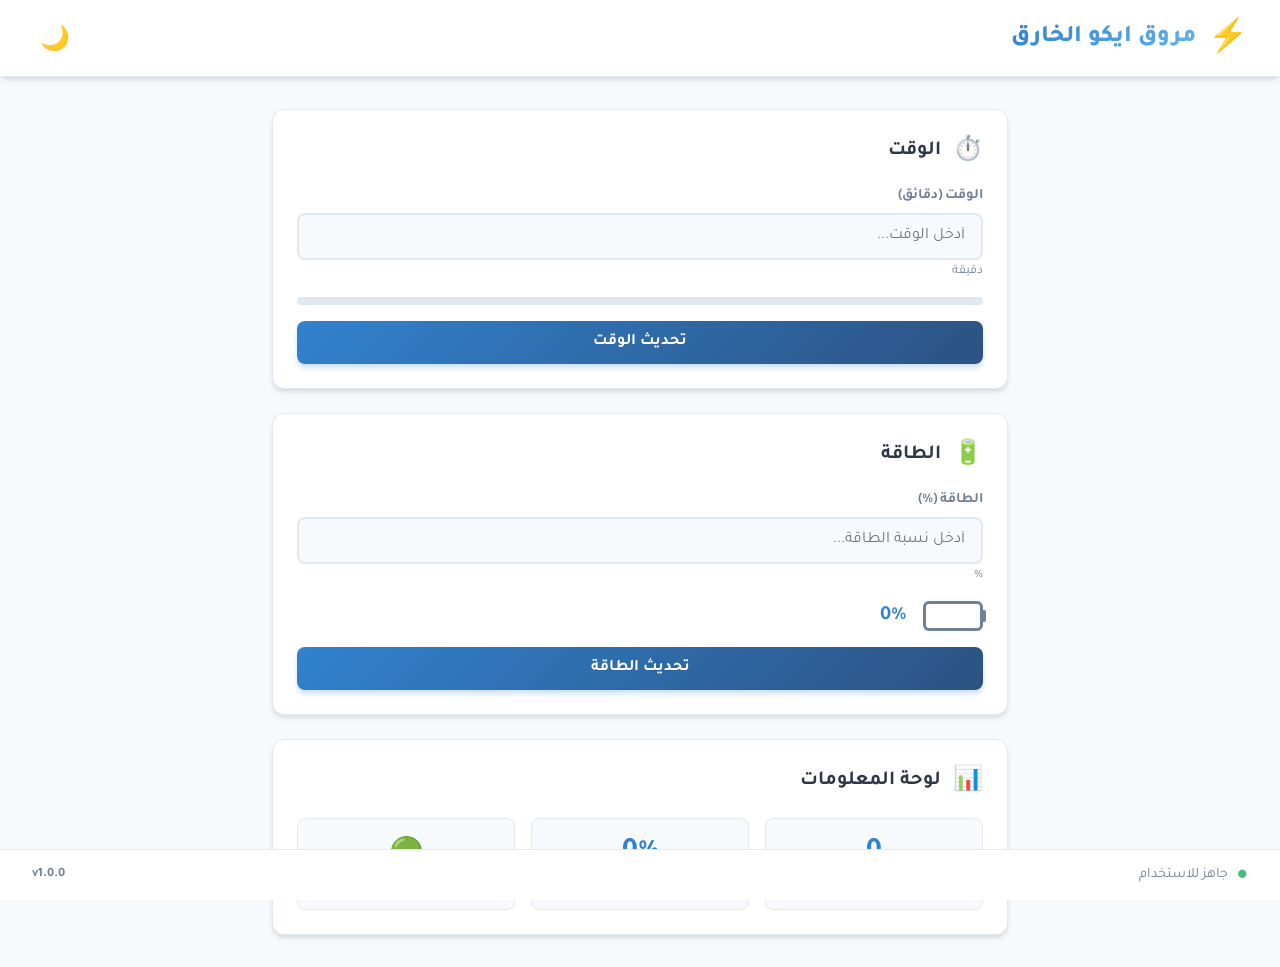
<file: ui.html>
<!DOCTYPE html>
<html lang="ar" dir="rtl">
<head>
    <meta charset="UTF-8">
    <meta name="viewport" content="width=device-width, initial-scale=1.0">
    <title>مروق ايكو الخارق | Mrook Echo</title>
    <link rel="stylesheet" href="ui.css">
    <link href="https://fonts.googleapis.com/css2?family=Tajawal:wght@400;500;700;800&display=swap" rel="stylesheet">
</head>
<body>
    <div class="app-container">
        <!-- الشريط العلوي -->
        <header class="top-bar">
            <div class="logo">
                <span class="logo-icon">⚡</span>
                <h1>مروق ايكو الخارق</h1>
            </div>
            <div class="theme-toggle">
                <button id="themeBtn" class="icon-btn">🌙</button>
            </div>
        </header>

        <!-- المحتوى الرئيسي -->
        <main class="main-content">
            <!-- بطاقة الوقت -->
            <section class="card time-card">
                <div class="card-header">
                    <span class="card-icon">⏱️</span>
                    <h2>الوقت</h2>
                </div>
                <div class="input-group">
                    <label for="timeInput">الوقت (دقائق)</label>
                    <input type="number" id="timeInput" min="0" placeholder="أدخل الوقت...">
                    <span class="input-hint">دقيقة</span>
                </div>
                <div class="progress-bar">
                    <div class="progress-fill" id="timeProgress"></div>
                </div>
                <button class="btn btn-primary" id="updateTimeBtn">
                    <span>تحديث الوقت</span>
                </button>
            </section>

            <!-- بطاقة الطاقة -->
            <section class="card energy-card">
                <div class="card-header">
                    <span class="card-icon">🔋</span>
                    <h2>الطاقة</h2>
                </div>
                <div class="input-group">
                    <label for="energyInput">الطاقة (%)</label>
                    <input type="number" id="energyInput" min="0" max="100" placeholder="أدخل نسبة الطاقة...">
                    <span class="input-hint">%</span>
                </div>
                <div class="energy-visual">
                    <div class="battery">
                        <div class="battery-level" id="batteryLevel"></div>
                    </div>
                    <span class="energy-percent" id="energyPercent">0%</span>
                </div>
                <button class="btn btn-primary" id="updateEnergyBtn">
                    <span>تحديث الطاقة</span>
                </button>
            </section>

            <!-- لوحة المعلومات -->
            <section class="card dashboard-card">
                <div class="card-header">
                    <span class="card-icon">📊</span>
                    <h2>لوحة المعلومات</h2>
                </div>
                <div class="stats-grid">
                    <div class="stat-item">
                        <span class="stat-value" id="statTime">0</span>
                        <span class="stat-label">دقيقة</span>
                    </div>
                    <div class="stat-item">
                        <span class="stat-value" id="statEnergy">0%</span>
                        <span class="stat-label">طاقة</span>
                    </div>
                    <div class="stat-item">
                        <span class="stat-value" id="statStatus">🟢</span>
                        <span class="stat-label">حالة</span>
                    </div>
                </div>
            </section>
        </main>

        <!-- شريط الحالة -->
        <footer class="status-bar">
            <span class="status-indicator" id="statusIndicator">●</span>
            <span class="status-text" id="statusText">جاهز للاستخدام</span>
            <span class="version">v1.0.0</span>
        </footer>
    </div>

    <!-- نافذة الإشعارات -->
    <div class="toast-container" id="toastContainer"></div>

    <script src="ui.js"></script>
</body>
</html>
</file>
<file: ui.css>
/* ============================================
   مروق ايكو الخارق - UI Styles
   Mrook Echo - UI Stylesheet
   ============================================ */

:root {
    --primary: #3182ce;
    --primary-dark: #2c5282;
    --primary-light: #63b3ed;
    --success: #38a169;
    --warning: #d69e2e;
    --danger: #e53e3e;
    --bg: #f7fafc;
    --card-bg: #ffffff;
    --text: #2d3748;
    --text-muted: #718096;
    --border: #e2e8f0;
    --shadow: 0 4px 6px -1px rgba(0, 0, 0, 0.1), 0 2px 4px -1px rgba(0, 0, 0, 0.06);
    --shadow-lg: 0 10px 15px -3px rgba(0, 0, 0, 0.1), 0 4px 6px -2px rgba(0, 0, 0, 0.05);
    --radius: 12px;
    --radius-sm: 8px;
    --transition: all 0.3s cubic-bezier(0.4, 0, 0.2, 1);
}

[data-theme="dark"] {
    --bg: #1a202c;
    --card-bg: #2d3748;
    --text: #f7fafc;
    --text-muted: #a0aec0;
    --border: #4a5568;
    --shadow: 0 4px 6px -1px rgba(0, 0, 0, 0.3);
}

* {
    margin: 0;
    padding: 0;
    box-sizing: border-box;
}

body {
    font-family: 'Tajawal', -apple-system, BlinkMacSystemFont, sans-serif;
    background: var(--bg);
    color: var(--text);
    min-height: 100vh;
    transition: var(--transition);
}

/* === الشريط العلوي === */
.top-bar {
    background: var(--card-bg);
    border-bottom: 1px solid var(--border);
    padding: 1rem 2rem;
    display: flex;
    justify-content: space-between;
    align-items: center;
    box-shadow: var(--shadow);
    position: sticky;
    top: 0;
    z-index: 100;
}

.logo {
    display: flex;
    align-items: center;
    gap: 0.75rem;
}

.logo-icon {
    font-size: 2rem;
    animation: pulse 2s infinite;
}

.logo h1 {
    font-size: 1.5rem;
    font-weight: 800;
    background: linear-gradient(135deg, var(--primary), var(--primary-light));
    -webkit-background-clip: text;
    -webkit-text-fill-color: transparent;
}

.icon-btn {
    background: none;
    border: none;
    font-size: 1.5rem;
    cursor: pointer;
    padding: 0.5rem;
    border-radius: var(--radius-sm);
    transition: var(--transition);
}

.icon-btn:hover {
    background: var(--border);
    transform: scale(1.1);
}

/* === المحتوى الرئيسي === */
.main-content {
    max-width: 800px;
    margin: 0 auto;
    padding: 2rem;
    display: flex;
    flex-direction: column;
    gap: 1.5rem;
}

/* === البطاقات === */
.card {
    background: var(--card-bg);
    border-radius: var(--radius);
    padding: 1.5rem;
    box-shadow: var(--shadow);
    border: 1px solid var(--border);
    transition: var(--transition);
}

.card:hover {
    box-shadow: var(--shadow-lg);
    transform: translateY(-2px);
}

.card-header {
    display: flex;
    align-items: center;
    gap: 0.75rem;
    margin-bottom: 1.25rem;
}

.card-icon {
    font-size: 1.5rem;
}

.card-header h2 {
    font-size: 1.25rem;
    font-weight: 700;
    color: var(--text);
}

/* === حقول الإدخال === */
.input-group {
    margin-bottom: 1rem;
}

.input-group label {
    display: block;
    font-weight: 600;
    margin-bottom: 0.5rem;
    color: var(--text-muted);
    font-size: 0.9rem;
}

.input-group input {
    width: 100%;
    padding: 0.75rem 1rem;
    border: 2px solid var(--border);
    border-radius: var(--radius-sm);
    font-family: inherit;
    font-size: 1rem;
    background: var(--bg);
    color: var(--text);
    transition: var(--transition);
}

.input-group input:focus {
    outline: none;
    border-color: var(--primary);
    box-shadow: 0 0 0 3px rgba(49, 130, 206, 0.15);
}

.input-hint {
    display: inline-block;
    margin-top: 0.25rem;
    font-size: 0.8rem;
    color: var(--text-muted);
}

/* === الأزرار === */
.btn {
    display: inline-flex;
    align-items: center;
    justify-content: center;
    gap: 0.5rem;
    padding: 0.75rem 1.5rem;
    border: none;
    border-radius: var(--radius-sm);
    font-family: inherit;
    font-size: 1rem;
    font-weight: 600;
    cursor: pointer;
    transition: var(--transition);
    width: 100%;
}

.btn-primary {
    background: linear-gradient(135deg, var(--primary), var(--primary-dark));
    color: white;
    box-shadow: 0 4px 6px -1px rgba(49, 130, 206, 0.3);
}

.btn-primary:hover {
    transform: translateY(-2px);
    box-shadow: 0 8px 12px -2px rgba(49, 130, 206, 0.4);
}

.btn-primary:active {
    transform: translateY(0);
}

/* === شريط التقدم === */
.progress-bar {
    height: 8px;
    background: var(--border);
    border-radius: 4px;
    overflow: hidden;
    margin: 1rem 0;
}

.progress-fill {
    height: 100%;
    background: linear-gradient(90deg, var(--primary), var(--primary-light));
    border-radius: 4px;
    transition: width 0.5s ease;
    width: 0%;
}

/* === البطارية === */
.energy-visual {
    display: flex;
    align-items: center;
    gap: 1rem;
    margin: 1rem 0;
}

.battery {
    width: 60px;
    height: 30px;
    border: 3px solid var(--text-muted);
    border-radius: 6px;
    position: relative;
    padding: 2px;
}

.battery::after {
    content: '';
    position: absolute;
    right: -6px;
    top: 50%;
    transform: translateY(-50%);
    width: 4px;
    height: 12px;
    background: var(--text-muted);
    border-radius: 0 2px 2px 0;
}

.battery-level {
    height: 100%;
    background: linear-gradient(90deg, var(--danger), var(--warning), var(--success));
    border-radius: 3px;
    transition: width 0.5s ease;
    width: 0%;
}

.energy-percent {
    font-weight: 700;
    font-size: 1.25rem;
    color: var(--primary);
}

/* === لوحة المعلومات === */
.stats-grid {
    display: grid;
    grid-template-columns: repeat(3, 1fr);
    gap: 1rem;
}

.stat-item {
    text-align: center;
    padding: 1rem;
    background: var(--bg);
    border-radius: var(--radius-sm);
    border: 1px solid var(--border);
}

.stat-value {
    display: block;
    font-size: 1.75rem;
    font-weight: 800;
    color: var(--primary);
}

.stat-label {
    font-size: 0.85rem;
    color: var(--text-muted);
    margin-top: 0.25rem;
}

/* === شريط الحالة === */
.status-bar {
    background: var(--card-bg);
    border-top: 1px solid var(--border);
    padding: 0.75rem 2rem;
    display: flex;
    align-items: center;
    gap: 0.5rem;
    position: fixed;
    bottom: 0;
    left: 0;
    right: 0;
}

.status-indicator {
    color: var(--success);
    font-size: 1.2rem;
    animation: blink 2s infinite;
}

.status-text {
    flex: 1;
    font-size: 0.9rem;
    color: var(--text-muted);
}

.version {
    font-size: 0.8rem;
    color: var(--text-muted);
    font-weight: 600;
}

/* === الإشعارات === */
.toast-container {
    position: fixed;
    top: 80px;
    left: 50%;
    transform: translateX(-50%);
    z-index: 1000;
    display: flex;
    flex-direction: column;
    gap: 0.5rem;
}

.toast {
    background: var(--card-bg);
    border: 1px solid var(--border);
    border-radius: var(--radius-sm);
    padding: 1rem 1.5rem;
    box-shadow: var(--shadow-lg);
    display: flex;
    align-items: center;
    gap: 0.75rem;
    animation: slideDown 0.3s ease, fadeOut 0.3s ease 2.7s forwards;
    min-width: 300px;
}

.toast.success { border-right: 4px solid var(--success); }
.toast.error { border-right: 4px solid var(--danger); }
.toast.warning { border-right: 4px solid var(--warning); }

/* === الرسوم المتحركة === */
@keyframes pulse {
    0%, 100% { transform: scale(1); }
    50% { transform: scale(1.1); }
}

@keyframes blink {
    0%, 100% { opacity: 1; }
    50% { opacity: 0.5; }
}

@keyframes slideDown {
    from { transform: translateY(-20px); opacity: 0; }
    to { transform: translateY(0); opacity: 1; }
}

@keyframes fadeOut {
    from { opacity: 1; }
    to { opacity: 0; }
}

/* === التجاوب === */
@media (max-width: 600px) {
    .main-content { padding: 1rem; }
    .stats-grid { grid-template-columns: 1fr; }
    .logo h1 { font-size: 1.1rem; }
    .top-bar { padding: 1rem; }
}
</file>
